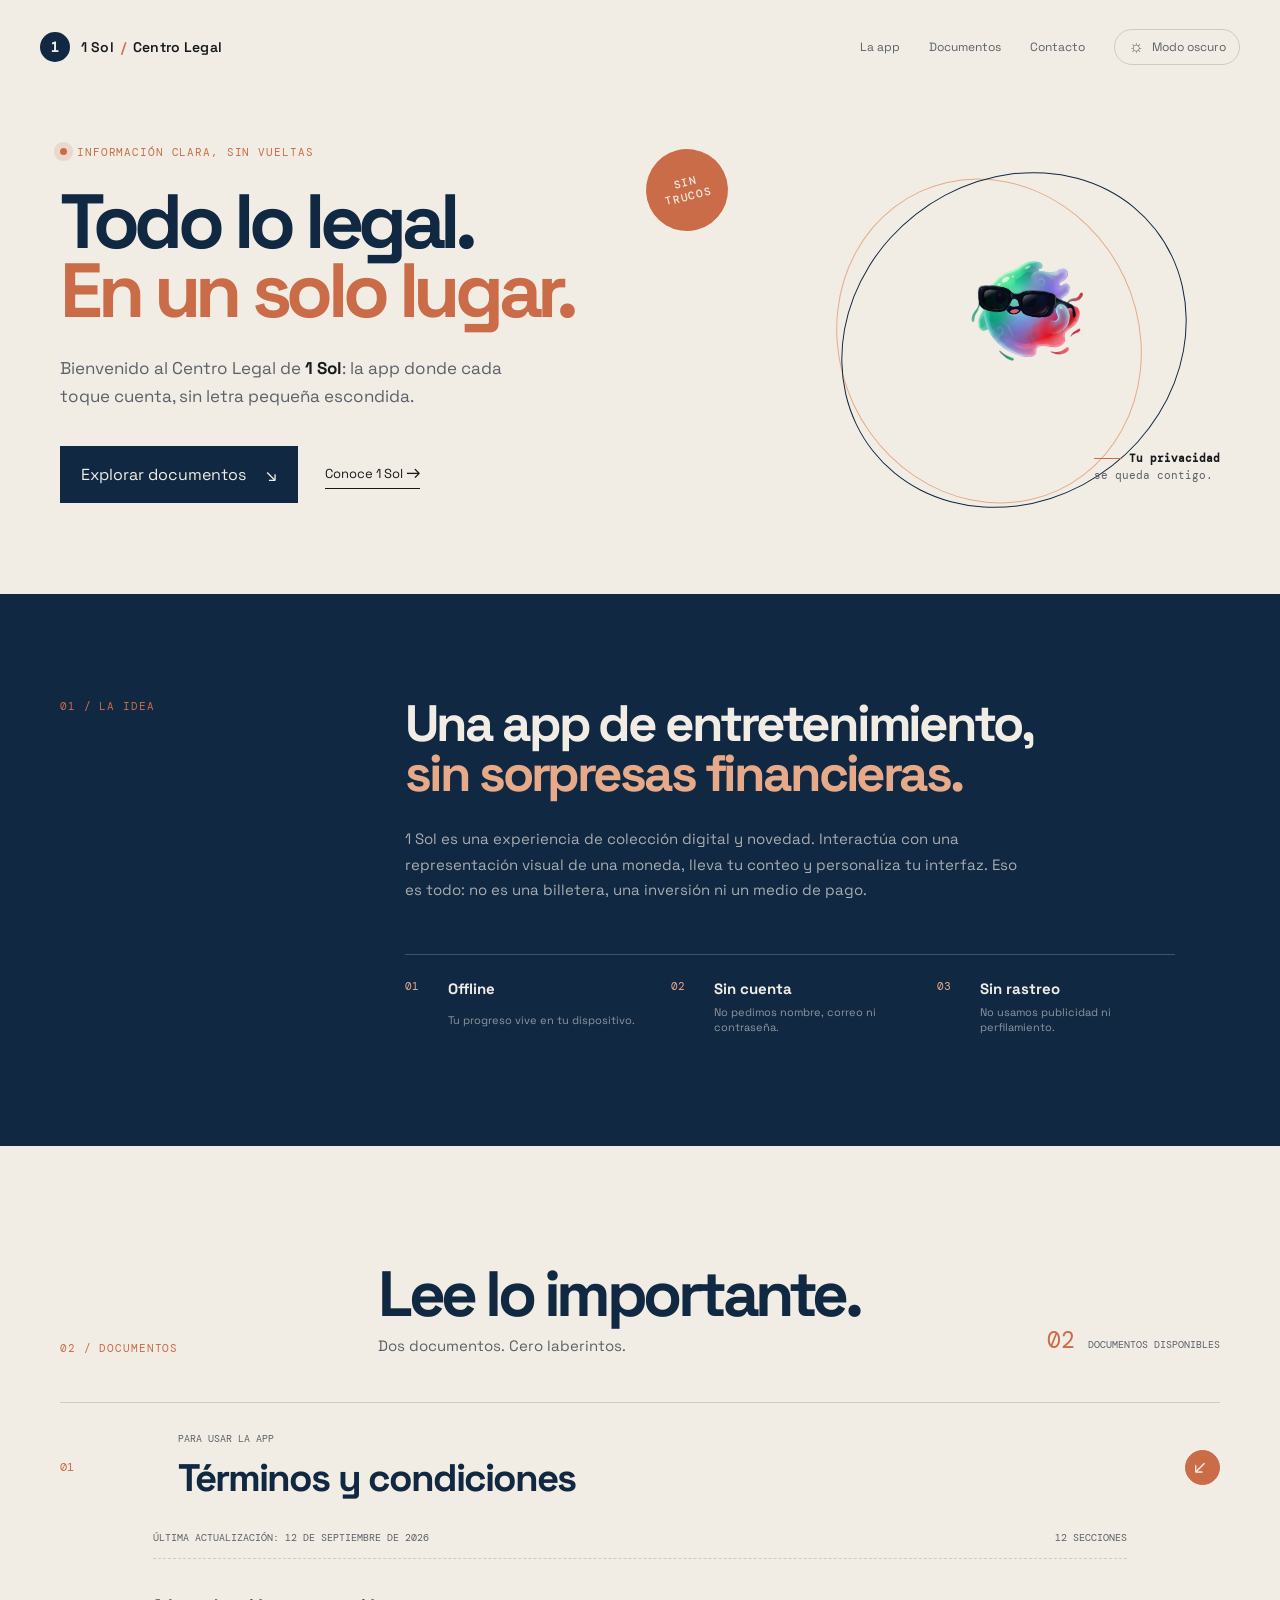
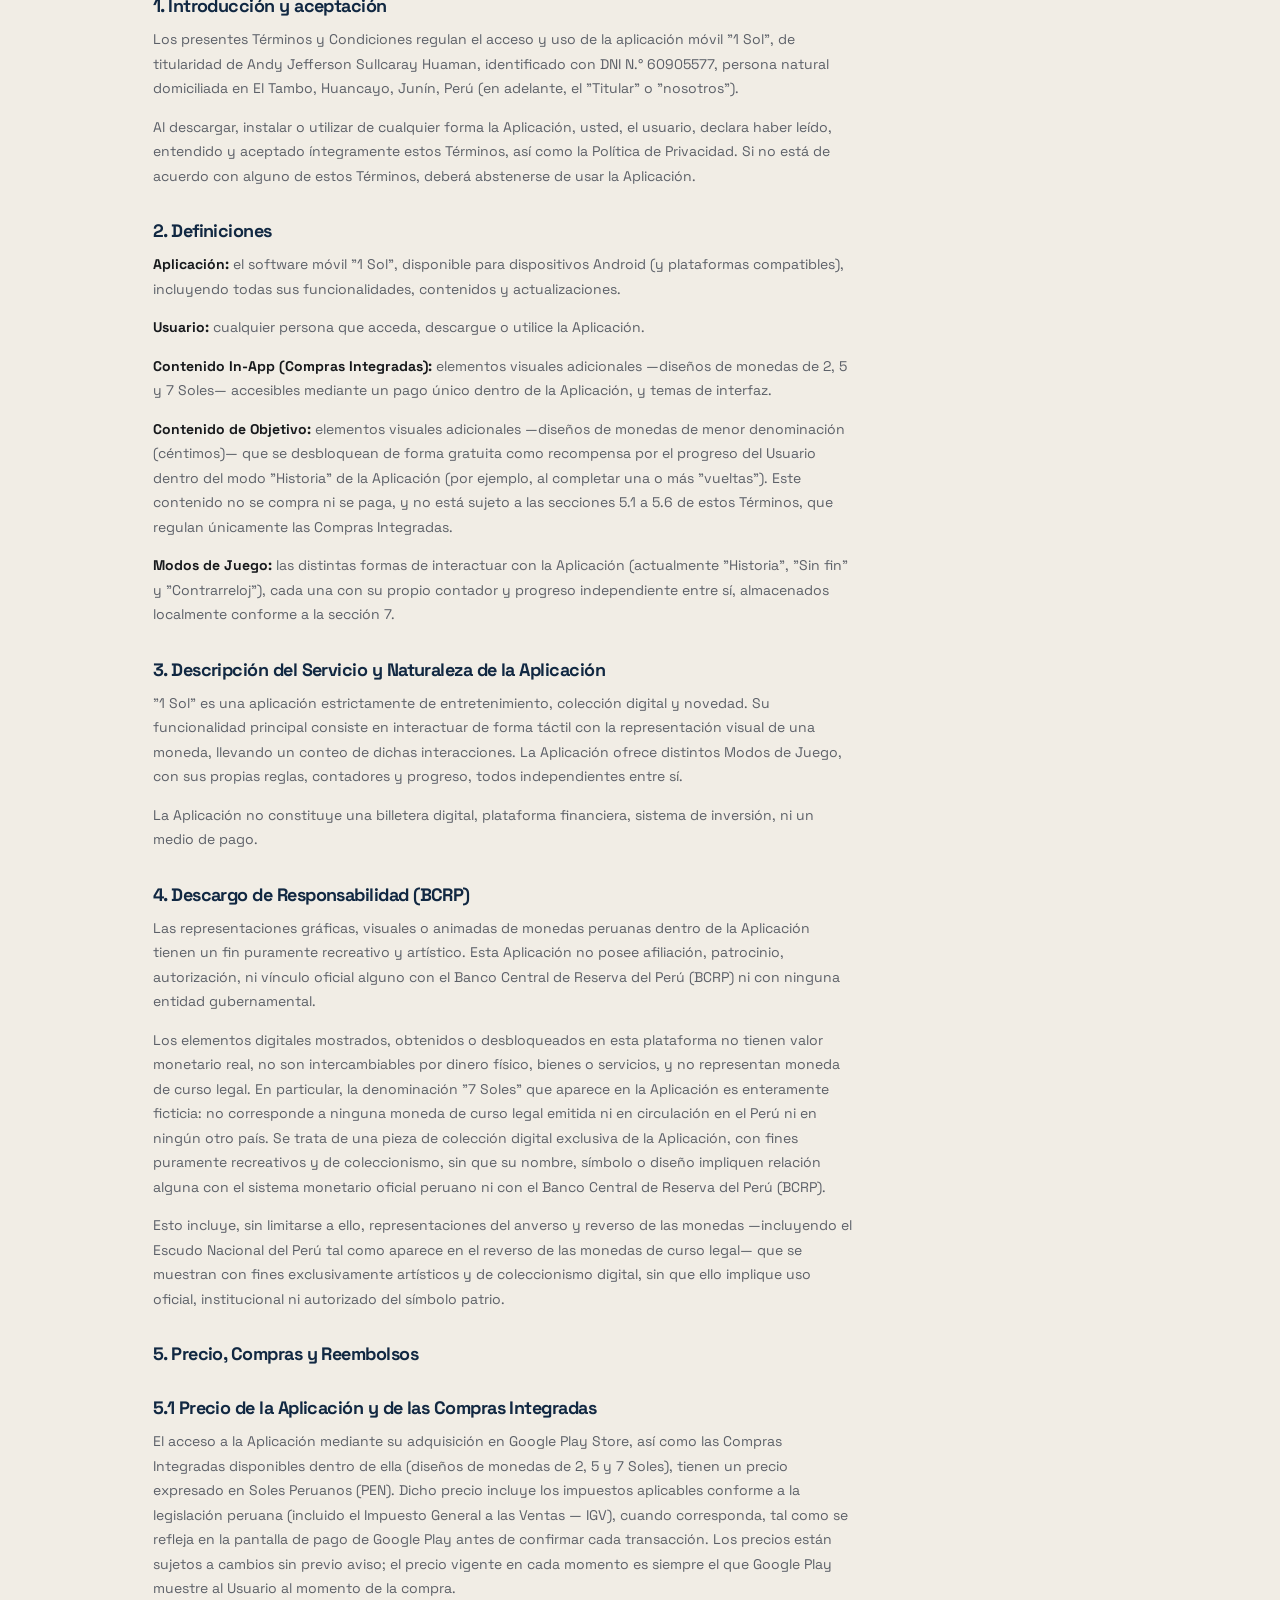
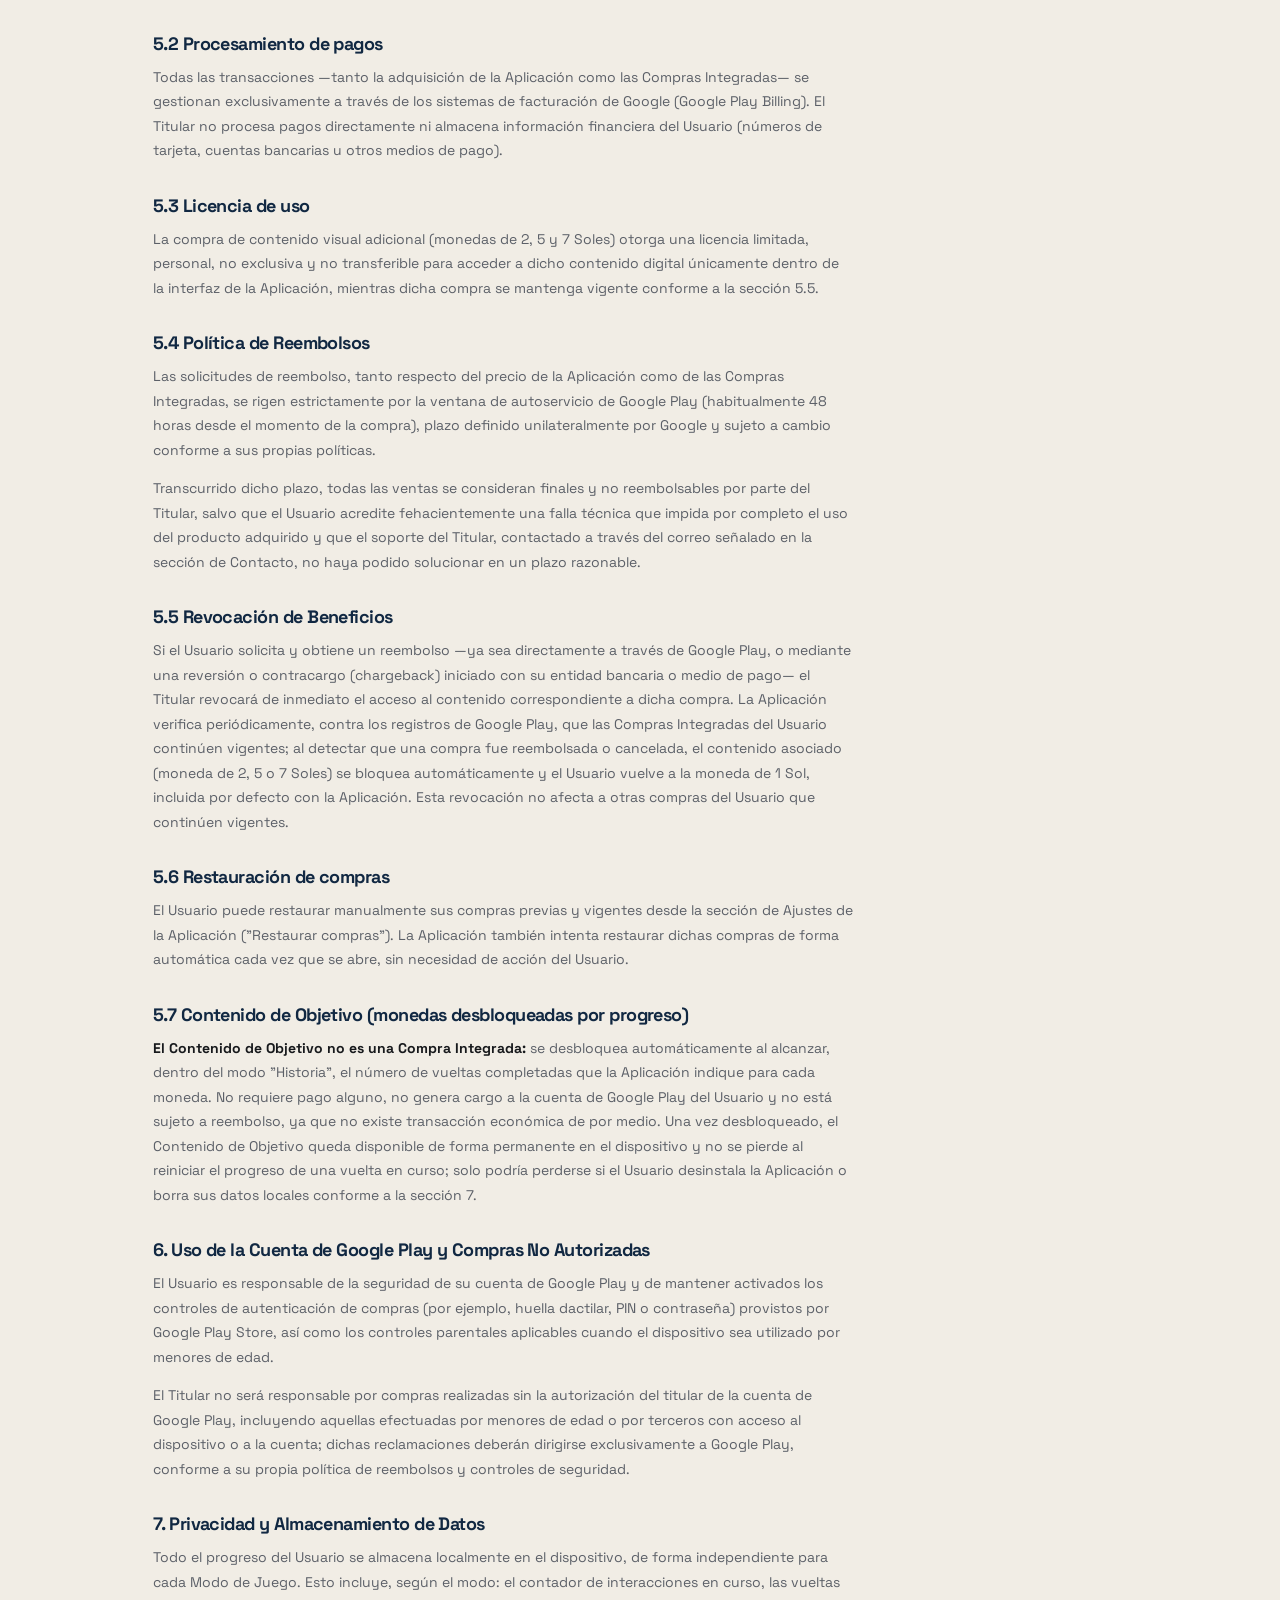
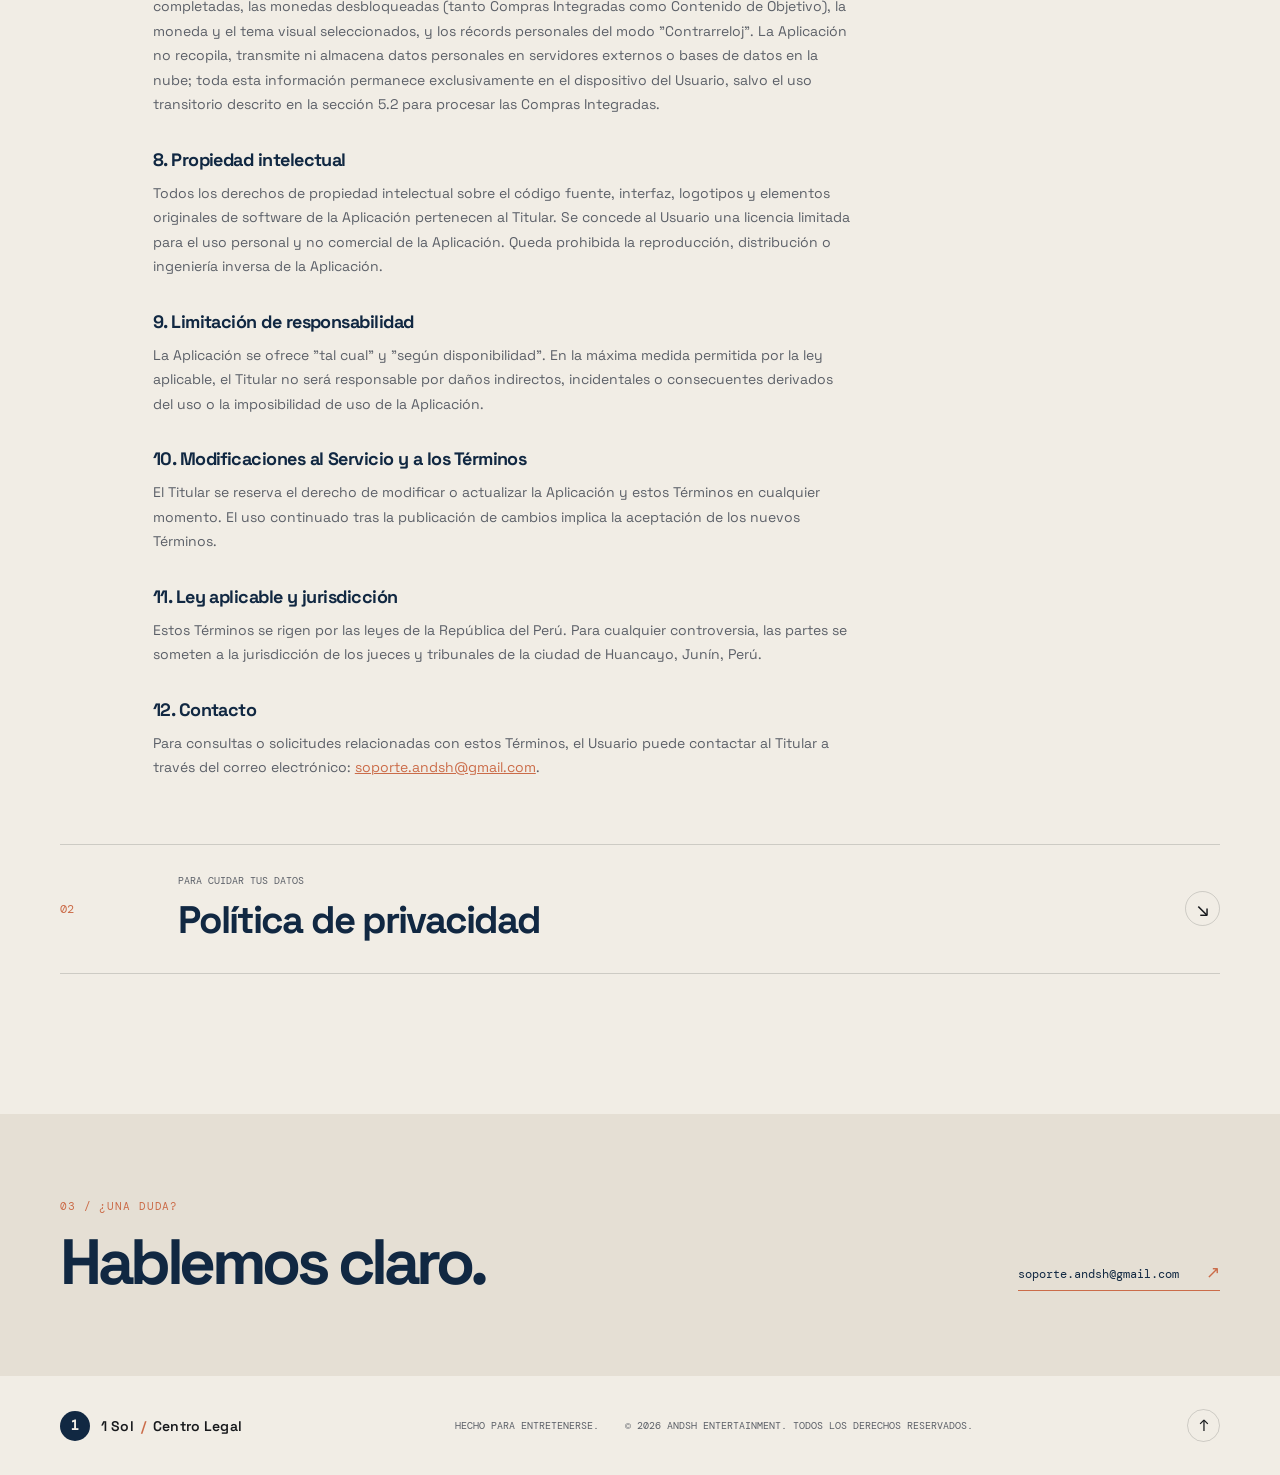
<file: index.html>
<!DOCTYPE html>
<html lang="es">
<head>
  <meta charset="UTF-8">
  <meta name="viewport" content="width=device-width, initial-scale=1.0">
  <meta name="description" content="Centro Legal de 1 Sol: términos y condiciones y política de privacidad.">
  <title>1 Sol | Centro Legal</title>
  <link rel="icon" type="image/png" href="Viby-VibraApp.png">
  <link rel="preconnect" href="https://fonts.googleapis.com">
  <link rel="preconnect" href="https://fonts.gstatic.com" crossorigin>
  <link href="https://fonts.googleapis.com/css2?family=DM+Mono:wght@400;500&family=Space+Grotesk:wght@400;500;600;700&display=swap" rel="stylesheet">
  <link rel="stylesheet" href="styles.css">
  <script src="script.js" defer></script>
</head>
<body>
  <div class="reading-progress" id="reading-progress"></div>
  <header class="site-header">
    <a class="brand" href="#inicio" aria-label="Volver al inicio">
      <span class="brand-mark">1</span>
      <span>1 Sol <em>/</em> Centro Legal</span>
    </a>
    <button class="menu-toggle" type="button" aria-expanded="false" aria-controls="main-nav">
      <span></span><span></span><span></span>
      <span class="sr-only">Abrir menú</span>
    </button>
    <nav class="main-nav" id="main-nav" aria-label="Navegación principal">
      <a href="#la-app">La app</a>
      <a href="#documentos">Documentos</a>
      <a href="#contacto">Contacto</a>
      <button class="theme-toggle" id="theme-toggle" type="button" aria-label="Cambiar a modo oscuro" title="Cambiar tema">
        <span class="theme-icon">☼</span><span class="theme-label">Modo oscuro</span>
      </button>
    </nav>
  </header>

  <main id="inicio">
    <section class="hero section-shell" aria-labelledby="hero-title">
      <div class="hero-copy reveal">
        <div class="eyebrow"><span class="pulse-dot"></span> Información clara, sin vueltas</div>
        <h1 id="hero-title">Todo lo legal.<br><span>En un solo lugar.</span></h1>
        <p class="hero-intro">Bienvenido al Centro Legal de <strong>1 Sol</strong>: la app donde cada toque cuenta, sin letra pequeña escondida.</p>
        <div class="hero-actions">
          <a class="button button-primary" href="#documentos">Explorar documentos <span>↘</span></a>
          <a class="text-link" href="#la-app">Conoce 1 Sol <span>→</span></a>
        </div>
      </div>
      <div class="hero-visual reveal reveal-delay" aria-label="Ilustración de Viby, mascota de VibraApp">
        <div class="orbit orbit-one"></div>
        <div class="orbit orbit-two"></div>
        <div class="sticker sticker-top">SIN<br>TRUCOS</div>
        <div class="image-frame"><img src="Viby-VibraApp.png" alt="Viby, personaje colorido con gafas oscuras"></div>
        <div class="hero-note"><span class="note-line"></span><strong>Tu privacidad</strong><br>se queda contigo.</div>
      </div>
    </section>

    <section class="trust-strip" id="la-app">
      <div class="section-shell trust-grid">
        <div class="section-kicker">01 / La idea</div>
        <div class="trust-content">
          <h2>Una app de entretenimiento,<br><em>sin sorpresas financieras.</em></h2>
          <p>1 Sol es una experiencia de colección digital y novedad. Interactúa con una representación visual de una moneda, lleva tu conteo y personaliza tu interfaz. Eso es todo: no es una billetera, una inversión ni un medio de pago.</p>
          <div class="fact-row">
            <div class="fact"><span class="fact-number">01</span><strong>Offline</strong><small>Tu progreso vive en tu dispositivo.</small></div>
            <div class="fact"><span class="fact-number">02</span><strong>Sin cuenta</strong><small>No pedimos nombre, correo ni contraseña.</small></div>
            <div class="fact"><span class="fact-number">03</span><strong>Sin rastreo</strong><small>No usamos publicidad ni perfilamiento.</small></div>
          </div>
        </div>
      </div>
    </section>

    <section class="documents section-shell" id="documentos" aria-labelledby="documents-title">
      <div class="documents-heading reveal">
        <div class="section-kicker">02 / Documentos</div>
        <div>
          <h2 id="documents-title">Lee lo importante.</h2>
          <p>Dos documentos. Cero laberintos.</p>
        </div>
        <div class="document-count"><span>02</span> documentos disponibles</div>
      </div>

      <div class="document-list">
        <article class="document-card is-open reveal">
          <button class="document-trigger" type="button" aria-expanded="true" aria-controls="terms-content">
            <span class="document-number">01</span>
            <span class="document-title"><small>Para usar la app</small><strong>Términos y condiciones</strong></span>
            <span class="document-arrow">↘</span>
          </button>
          <div class="document-content" id="terms-content" data-doc-src="terminos_condiciones.md">
            <div class="document-meta"><span data-doc-updated>Cargando actualización…</span><span data-doc-count></span></div>
            <div class="legal-copy" data-doc-body>
              <p>Cargando el documento…</p>
            </div>
          </div>
        </article>

        <article class="document-card reveal reveal-delay">
          <button class="document-trigger" type="button" aria-expanded="false" aria-controls="privacy-content">
            <span class="document-number">02</span>
            <span class="document-title"><small>Para cuidar tus datos</small><strong>Política de privacidad</strong></span>
            <span class="document-arrow">↘</span>
          </button>
          <div class="document-content" id="privacy-content" hidden data-doc-src="politica_privacidad.md">
            <div class="document-meta"><span data-doc-updated>Cargando actualización…</span><span data-doc-count></span></div>
            <div class="legal-copy" data-doc-body>
              <p>Cargando el documento…</p>
            </div>
          </div>
        </article>
      </div>
    </section>

    <section class="contact-band" id="contacto">
      <div class="section-shell contact-inner">
        <div><div class="section-kicker">03 / ¿Una duda?</div><h2>Hablemos claro.</h2></div>
        <a class="mail-link" href="mailto:soporte.andsh@gmail.com">soporte.andsh@gmail.com <span>↗</span></a>
      </div>
    </section>
  </main>

  <footer class="site-footer section-shell">
    <a class="brand" href="#inicio"><span class="brand-mark">1</span><span>1 Sol <em>/</em> Centro Legal</span></a>
    <p>Hecho para entretenerse. <span>© 2026 Andsh Entertainment. Todos los derechos reservados.</span></p>
    <a class="back-top" href="#inicio" aria-label="Volver arriba">↑</a>
  </footer>
</body>
</html>
</file>
<file: styles.css>
:root {
  --ink: #17191c;
  --ink-soft: #5c6068;
  --paper: #f1ede5;
  --paper-deep: #e5dfd4;
  --navy: #112842;
  --navy-dark: #0b1b2f;
  --line: rgba(23, 25, 28, .16);
  --accent: #cb6c49;
  --accent-soft: #e6aa89;
  --white: #fffdf8;
  --shadow: 0 25px 80px rgba(17, 40, 66, .12);
}

[data-theme="dark"] {
  --ink: #f2eee5;
  --ink-soft: #a9aeb6;
  --paper: #121820;
  --paper-deep: #1c2631;
  --navy: #dce8ee;
  --navy-dark: #eaf0ed;
  --line: rgba(242, 238, 229, .17);
  --accent: #ee9871;
  --accent-soft: #9d5b48;
  --white: #19232d;
  --shadow: 0 25px 80px rgba(0, 0, 0, .24);
}

* { box-sizing: border-box; }
html { scroll-behavior: smooth; }
body { margin: 0; overflow-x: hidden; background: var(--paper); color: var(--ink); font-family: 'Space Grotesk', sans-serif; transition: background .35s ease, color .35s ease; }
a { color: inherit; }
button { color: inherit; font: inherit; }
.section-shell { width: min(1160px, calc(100% - 80px)); margin: 0 auto; }
.sr-only { position: absolute; width: 1px; height: 1px; padding: 0; margin: -1px; overflow: hidden; clip: rect(0, 0, 0, 0); white-space: nowrap; border: 0; }
.reading-progress { background: var(--accent); height: 4px; left: 0; position: fixed; top: 0; transform: scaleX(0); transform-origin: left; width: 100%; z-index: 20; }
.site-header { align-items: center; display: flex; justify-content: space-between; padding: 29px 40px; position: relative; z-index: 5; }
.brand { align-items: center; display: inline-flex; gap: 11px; text-decoration: none; font-size: 14px; font-weight: 600; letter-spacing: .01em; }
.brand em { color: var(--accent); font-style: normal; margin: 0 3px; }
.brand-mark { align-items: center; background: var(--navy); border-radius: 50%; color: var(--paper); display: inline-flex; font-family: 'DM Mono', monospace; font-size: 13px; height: 30px; justify-content: center; width: 30px; }
.main-nav { align-items: center; display: flex; gap: 29px; }
.main-nav a, .theme-toggle { color: var(--ink-soft); font-size: 12px; text-decoration: none; transition: color .2s; }
.main-nav a:hover, .theme-toggle:hover { color: var(--accent); }
.theme-toggle { align-items: center; background: transparent; border: 1px solid var(--line); border-radius: 99px; cursor: pointer; display: flex; gap: 8px; padding: 9px 13px; }
.theme-icon { font-size: 17px; line-height: .7; }
.menu-toggle { background: transparent; border: 0; cursor: pointer; display: none; }
.hero { align-items: center; display: grid; grid-template-columns: 1fr 1fr; min-height: 500px; padding: 20px 0 60px; }
.eyebrow, .section-kicker { color: var(--accent); font-family: 'DM Mono', monospace; font-size: 11px; letter-spacing: .08em; text-transform: uppercase; }
.eyebrow { align-items: center; display: flex; gap: 10px; }
.pulse-dot { background: var(--accent); border-radius: 50%; box-shadow: 0 0 0 6px color-mix(in srgb, var(--accent) 17%, transparent); height: 7px; width: 7px; }
h1, h2, h3, p { margin-top: 0; }
h1 { color: var(--navy); font-size: clamp(3.4rem, 6vw, 6.35rem); letter-spacing: -.07em; line-height: .91; margin: 28px 0; max-width: 700px; }
h1 span { color: var(--accent); }
.hero-intro { color: var(--ink-soft); font-size: 17px; line-height: 1.65; max-width: 490px; }
.hero-intro strong { color: var(--ink); }
.hero-actions { align-items: center; display: flex; gap: 27px; margin-top: 36px; }
.button { display: inline-flex; align-items: center; gap: 20px; text-decoration: none; }
.button-primary { background: var(--navy); border: 1px solid var(--navy); color: var(--paper); padding: 16px 20px; transition: transform .2s, box-shadow .2s; }
.button-primary:hover { box-shadow: 8px 8px 0 var(--accent); transform: translate(-3px, -3px); }
.button-primary span, .text-link span { font-size: 18px; }
.text-link { border-bottom: 1px solid var(--ink); font-size: 13px; padding-bottom: 5px; text-decoration: none; }
.hero-visual { min-height: 390px; position: relative; }
.image-frame { height: 120px; position: absolute; right: 23%; top: 31%; transform: rotate(6deg); width: 120px; }
.image-frame img { display: block; height: auto; object-fit: contain; transform: none; width: 100%; }
.orbit { border: 1px solid var(--accent-soft); border-radius: 50%; height: 330px; position: absolute; right: 14%; top: 12%; transform: rotate(-25deg); width: 300px; }
.orbit-two { border-color: var(--navy); height: 360px; right: 8%; top: 8%; transform: rotate(52deg); width: 320px; }
.sticker { align-items: center; background: var(--accent); border-radius: 50%; color: var(--paper); display: flex; font-family: 'DM Mono', monospace; font-size: 11px; font-weight: 500; height: 82px; justify-content: center; left: 1%; letter-spacing: .08em; line-height: 1.25; position: absolute; text-align: center; top: 5%; transform: rotate(-14deg); width: 82px; z-index: 1; }
.hero-note { bottom: 9%; color: var(--ink-soft); font-family: 'DM Mono', monospace; font-size: 11px; line-height: 1.55; position: absolute; right: 0; z-index: 1; }
.hero-note strong { color: var(--ink); }
.note-line { background: var(--accent); display: inline-block; height: 1px; margin: 0 7px 3px 0; width: 28px; }
.trust-strip { background: var(--navy); color: var(--paper); padding: 105px 0 110px; }
.trust-grid { display: grid; gap: 55px; grid-template-columns: 25% 1fr; }
.trust-content { max-width: 770px; }
.trust-content h2 { font-size: clamp(2rem, 4vw, 3.65rem); letter-spacing: -.06em; line-height: .98; margin-bottom: 27px; }
.trust-content h2 em { color: var(--accent-soft); font-style: normal; }
.trust-content > p { color: color-mix(in srgb, var(--paper) 67%, transparent); font-size: 15px; line-height: 1.7; max-width: 620px; }
.fact-row { border-top: 1px solid rgba(255,255,255,.2); display: grid; gap: 28px; grid-template-columns: repeat(3, 1fr); margin-top: 51px; padding-top: 24px; }
.fact { display: grid; gap: 7px; grid-template-columns: 36px 1fr; }
.fact-number { color: var(--accent-soft); font-family: 'DM Mono', monospace; font-size: 11px; grid-row: span 2; }
.fact strong { font-size: 15px; }
.fact small { color: color-mix(in srgb, var(--paper) 56%, transparent); font-size: 11px; line-height: 1.4; }
.documents { padding: 120px 0 140px; }
.documents-heading { align-items: end; display: grid; gap: 28px; grid-template-columns: 25% 1fr auto; margin-bottom: 47px; }
.documents-heading h2 { color: var(--navy); font-size: clamp(2.7rem, 5vw, 5rem); letter-spacing: -.07em; line-height: .9; margin: 0 0 13px; }
.documents-heading p { color: var(--ink-soft); font-size: 15px; margin: 0; }
.document-count { color: var(--ink-soft); font-family: 'DM Mono', monospace; font-size: 10px; text-transform: uppercase; }
.document-count span { color: var(--accent); font-size: 23px; margin-right: 7px; }
.document-card { border-bottom: 1px solid var(--line); border-top: 1px solid var(--line); }
.document-card + .document-card { border-top: 0; }
.document-trigger { align-items: center; background: transparent; border: 0; cursor: pointer; display: grid; gap: 25px; grid-template-columns: 8% 1fr 35px; padding: 29px 0; text-align: left; width: 100%; }
.document-number { color: var(--accent); font-family: 'DM Mono', monospace; font-size: 12px; }
.document-title { display: grid; gap: 8px; }
.document-title small { color: var(--ink-soft); font-family: 'DM Mono', monospace; font-size: 10px; text-transform: uppercase; }
.document-title strong { color: var(--navy); font-size: clamp(1.6rem, 3vw, 2.7rem); letter-spacing: -.05em; }
.document-arrow { border: 1px solid var(--line); border-radius: 50%; display: grid; font-size: 20px; height: 35px; place-items: center; transform: rotate(0deg); transition: .3s; width: 35px; }
.document-card.is-open .document-arrow { background: var(--accent); border-color: var(--accent); color: var(--paper); transform: rotate(90deg); }
.document-content { padding: 0 8% 50px; }
.document-meta { border-bottom: 1px dashed var(--line); color: var(--ink-soft); display: flex; font-family: 'DM Mono', monospace; font-size: 10px; justify-content: space-between; margin-bottom: 35px; padding-bottom: 14px; text-transform: uppercase; }
.legal-copy { max-width: 700px; }
.legal-copy h3 { color: var(--navy); font-size: 18px; letter-spacing: -.03em; margin: 31px 0 10px; }
.legal-copy p { color: var(--ink-soft); font-size: 14px; line-height: 1.75; margin-bottom: 14px; }
.legal-copy strong { color: var(--ink); }
.legal-copy a { color: var(--accent); }
.contact-band { background: var(--paper-deep); padding: 85px 0; }
.contact-inner { align-items: end; display: flex; justify-content: space-between; }
.contact-inner h2 { color: var(--navy); font-size: clamp(2.8rem, 5vw, 5rem); letter-spacing: -.07em; line-height: .9; margin: 21px 0 0; }
.mail-link { border-bottom: 1px solid var(--accent); color: var(--navy); font-family: 'DM Mono', monospace; font-size: 12px; padding-bottom: 7px; text-decoration: none; }
.mail-link span { color: var(--accent); font-size: 17px; margin-left: 20px; }
.site-footer { align-items: center; display: flex; justify-content: space-between; padding: 33px 0; }
.site-footer p { color: var(--ink-soft); font-family: 'DM Mono', monospace; font-size: 10px; margin: 0; text-transform: uppercase; }
.site-footer p span { margin-left: 20px; }
.back-top { align-items: center; border: 1px solid var(--line); border-radius: 50%; display: flex; height: 33px; justify-content: center; text-decoration: none; width: 33px; }
.reveal { opacity: 0; transform: translateY(22px); transition: opacity .7s ease, transform .7s ease; }
.reveal.visible { opacity: 1; transform: none; }
.reveal-delay { transition-delay: .14s; }

@media (max-width: 760px) {
  .section-shell { width: min(100% - 40px, 560px); }
  .site-header { padding: 23px 20px; }
  .menu-toggle { display: grid; gap: 4px; padding: 8px 0 8px 10px; }
  .menu-toggle span:not(.sr-only) { background: var(--ink); display: block; height: 1px; width: 23px; }
  .main-nav { align-items: stretch; background: var(--paper); border-bottom: 1px solid var(--line); display: none; flex-direction: column; gap: 0; left: 0; padding: 12px 20px 20px; position: absolute; top: 78px; width: 100%; }
  .main-nav.is-open { display: flex; }
  .main-nav a, .theme-toggle { padding: 14px 0; }
  .theme-toggle { border: 0; border-top: 1px solid var(--line); border-radius: 0; justify-content: space-between; }
  .hero { display: block; min-height: 0; padding: 25px 0 60px; }
  h1 { font-size: clamp(3.6rem, 17vw, 5.7rem); margin: 25px 0; }
  .hero-intro { font-size: 15px; }
  .hero-actions { align-items: flex-start; flex-direction: column; gap: 22px; }
  .hero-visual { min-height: 330px; margin-top: 35px; }
  .image-frame { height: 110px; right: 24%; top: 29%; width: 110px; }
  .orbit { height: 280px; right: 10%; width: 260px; }
  .orbit-two { display: block; height: 270px; right: 7%; top: 8%; width: 250px; }
  .sticker { left: 0; top: 3%; }
  .hero-note { bottom: 2%; right: 3%; }
  .trust-strip { padding: 75px 0; }
  .trust-grid, .documents-heading { display: block; }
  .trust-content { margin-top: 35px; }
  .trust-content h2 { font-size: 2.5rem; }
  .fact-row { gap: 25px; grid-template-columns: 1fr; }
  .documents { padding: 78px 0; }
  .documents-heading > div:nth-child(2) { margin: 34px 0 20px; }
  .document-count { margin-left: 0; }
  .document-trigger { gap: 12px; grid-template-columns: 32px 1fr 32px; padding: 23px 0; }
  .document-title strong { font-size: 1.55rem; }
  .document-content { padding: 0 0 35px; }
  .document-meta { flex-direction: column; gap: 8px; }
  .legal-copy h3 { font-size: 16px; }
  .legal-copy p { font-size: 13px; }
  .contact-band { padding: 67px 0; }
  .contact-inner { align-items: flex-start; flex-direction: column; gap: 38px; }
  .contact-inner h2 { font-size: 3.3rem; }
  .site-footer { align-items: flex-start; flex-wrap: wrap; gap: 22px; }
  .site-footer p { order: 3; width: 100%; }
}
</file>
